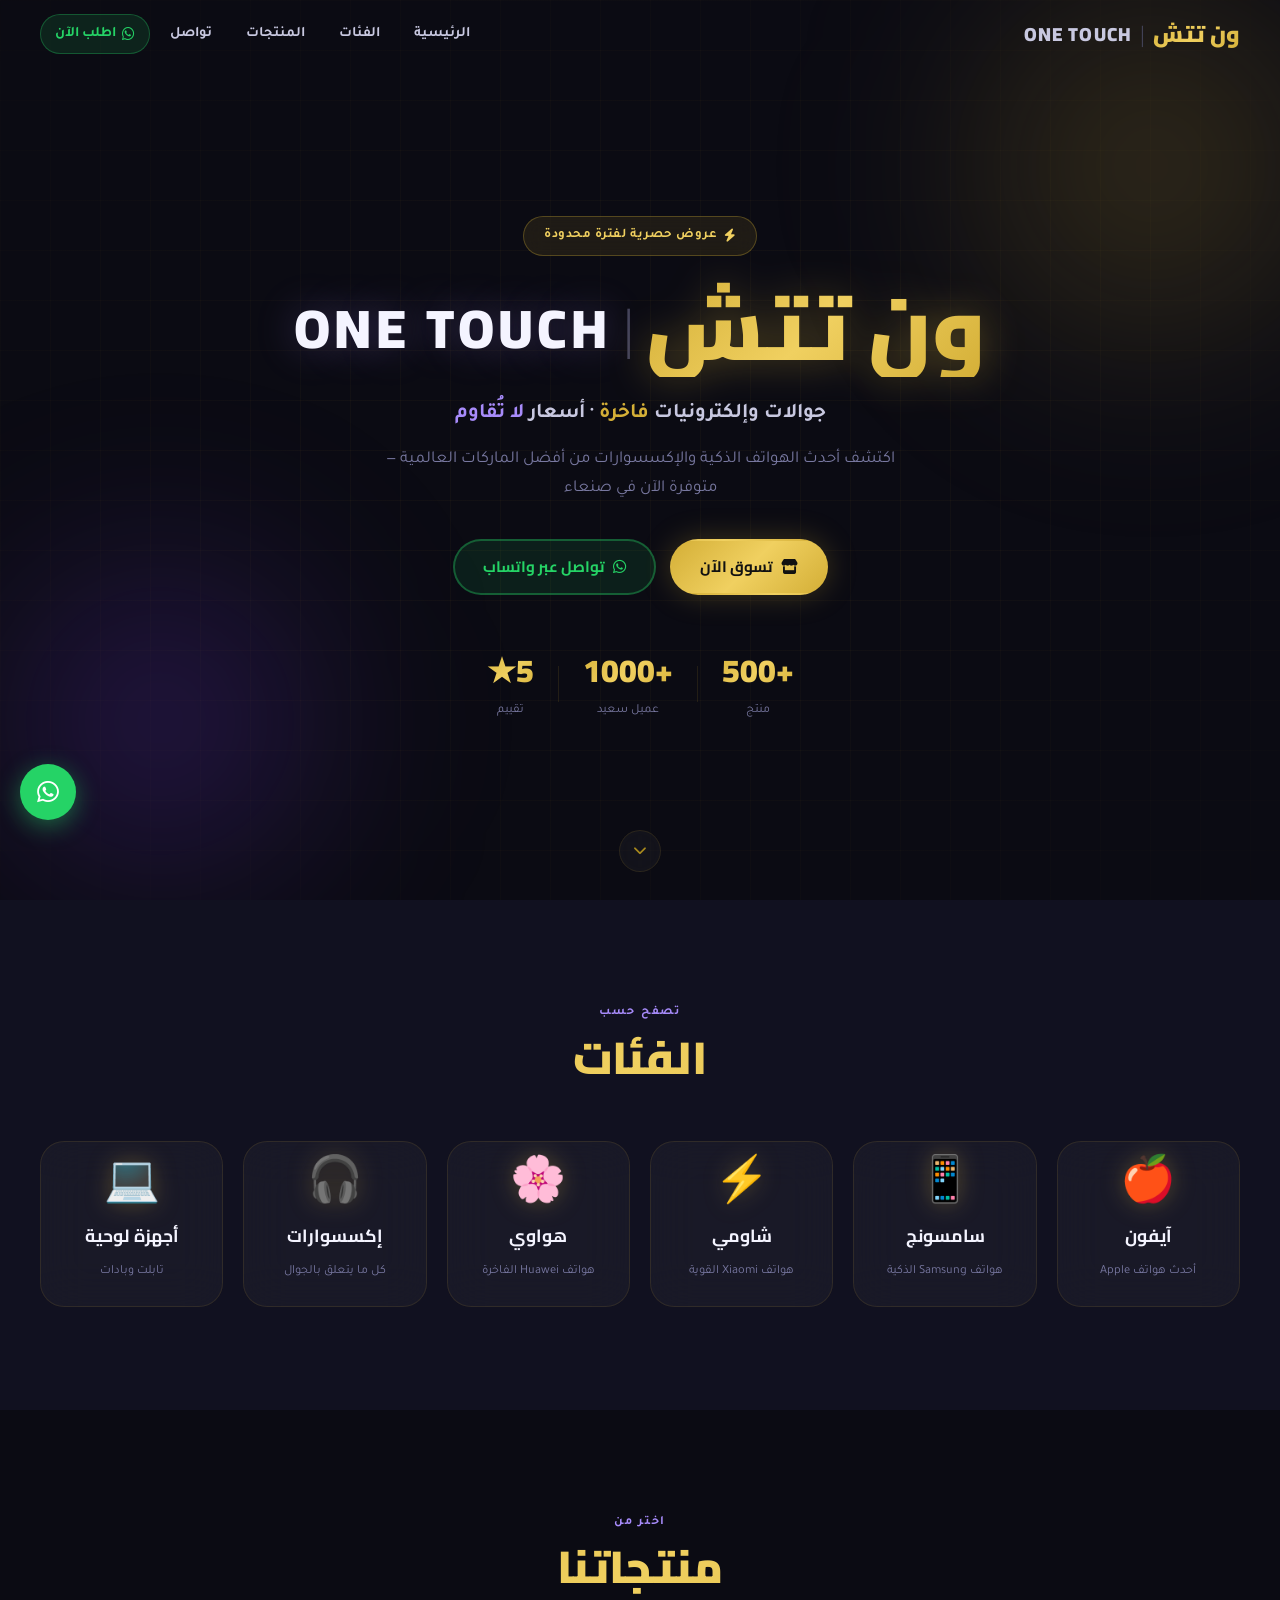
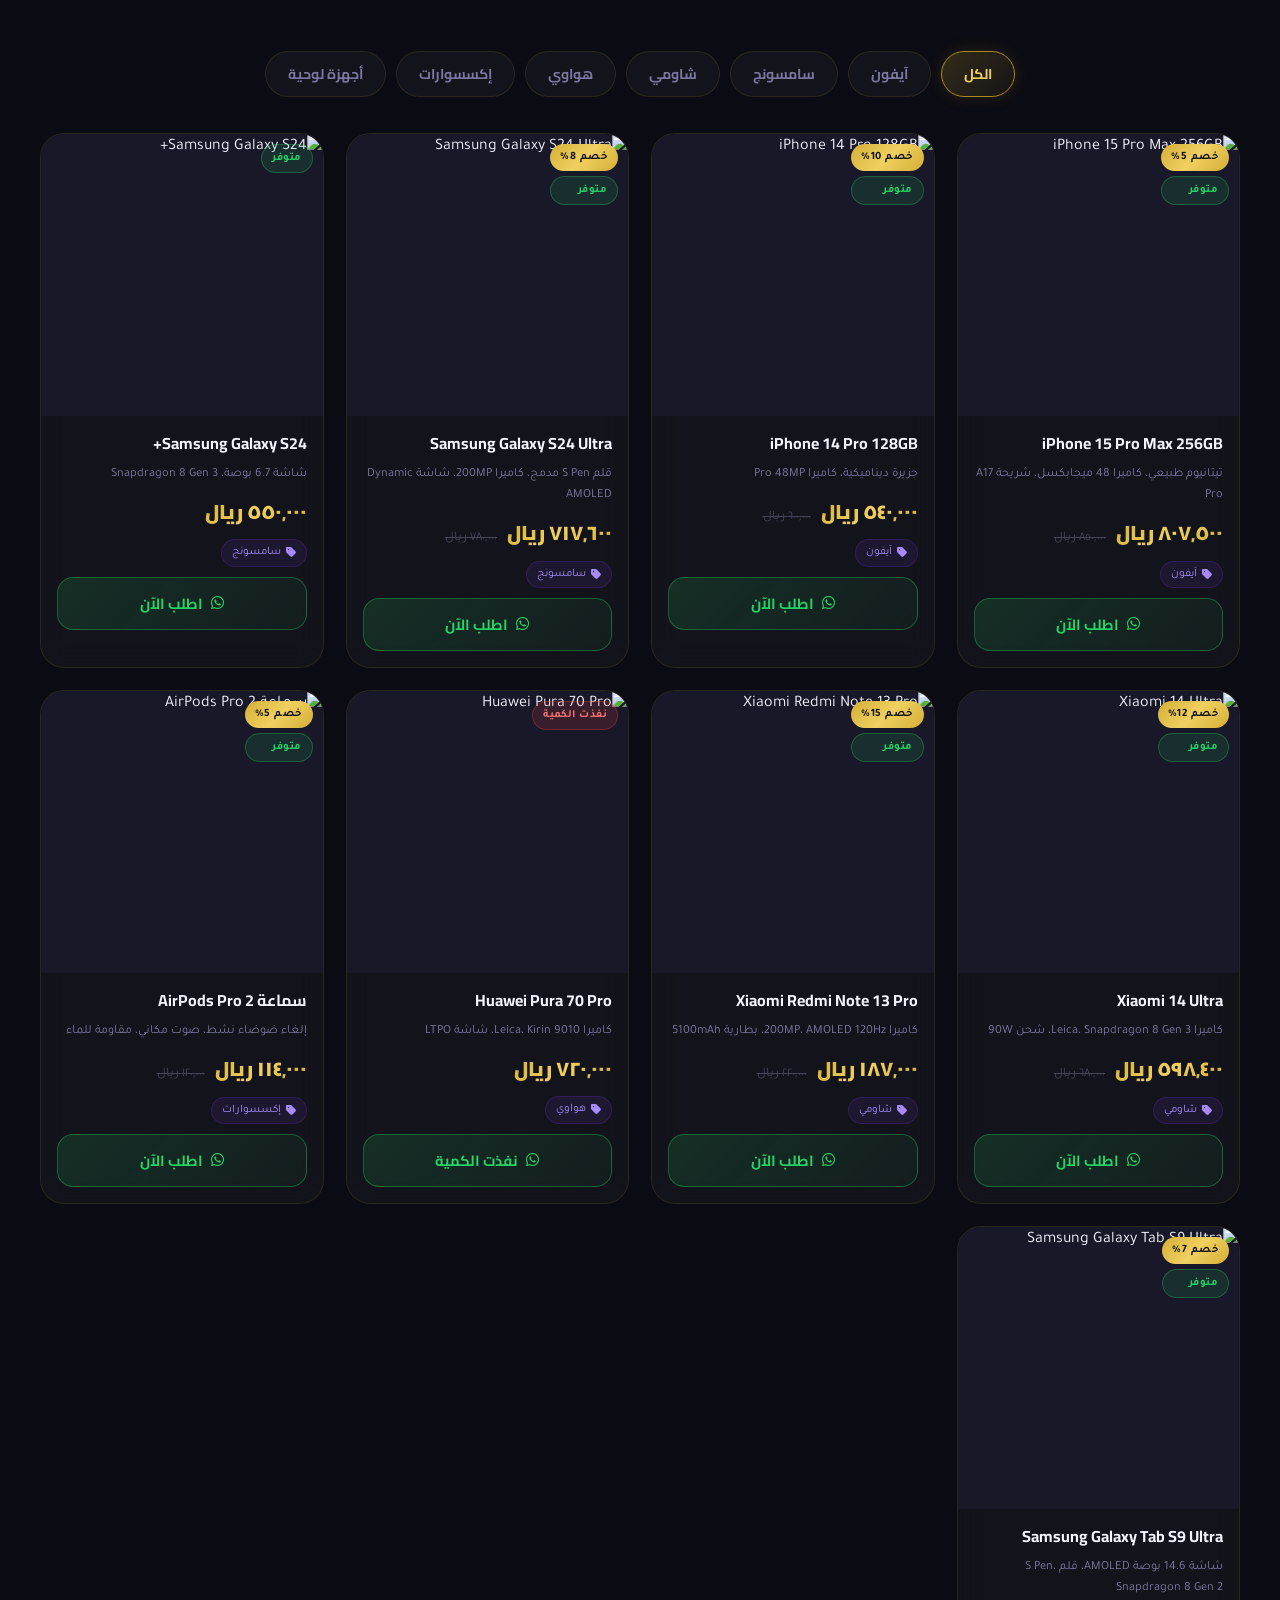
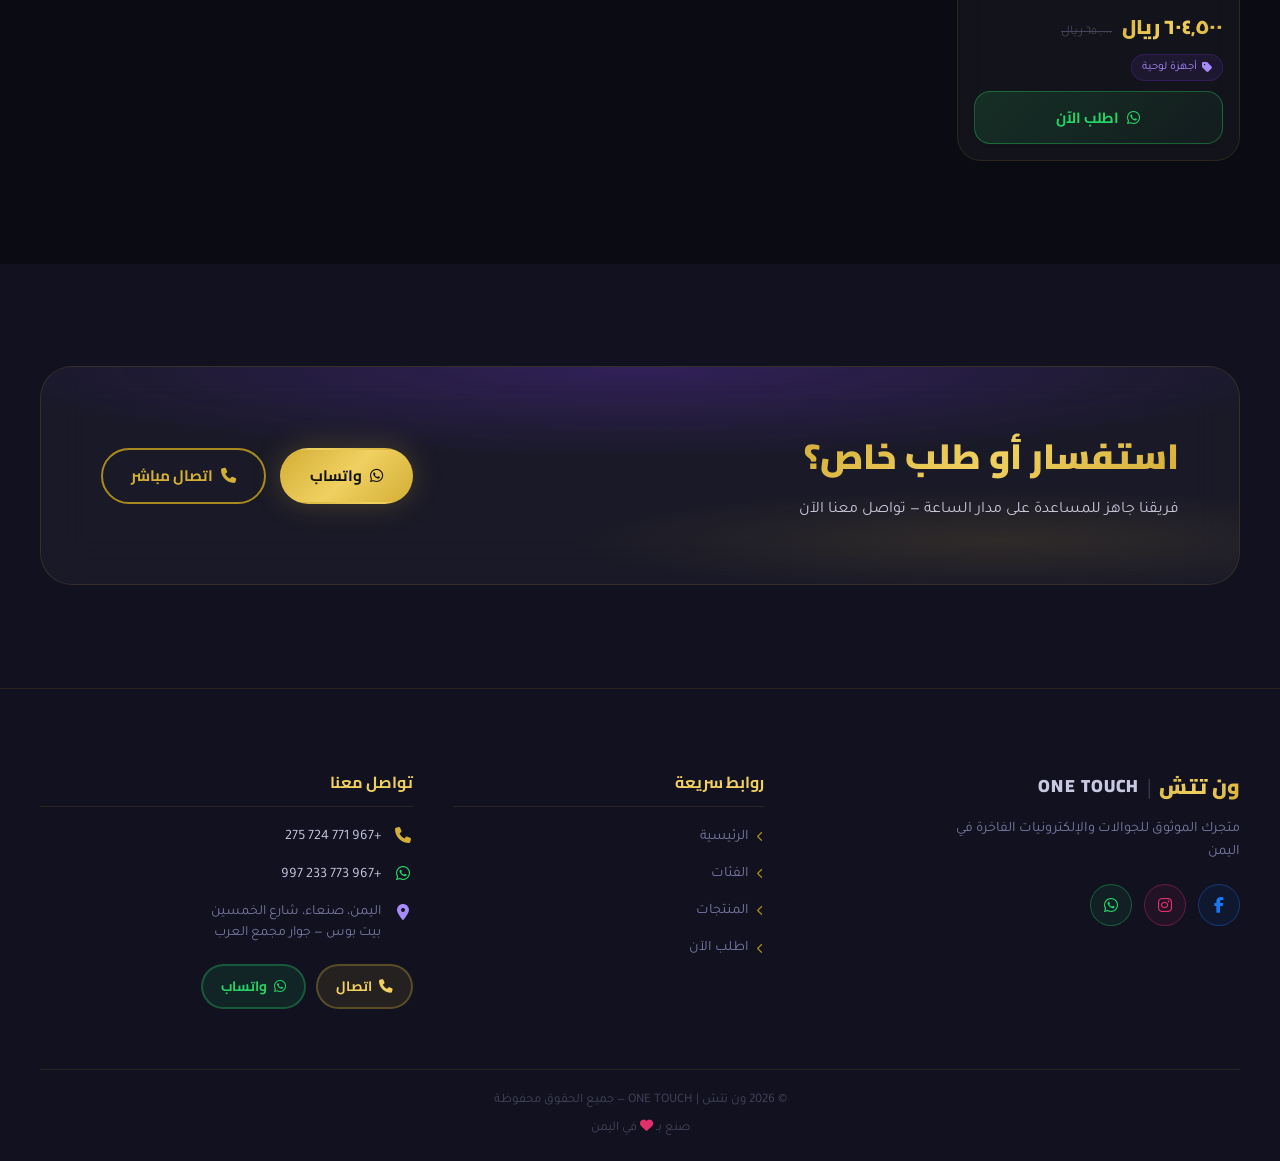
<file: index.html>
<!DOCTYPE html>
<html lang="ar" dir="rtl">
<head>
  <meta charset="UTF-8" />
  <meta name="viewport" content="width=device-width, initial-scale=1.0" />
  <meta name="description" content="ون تتش | ONE TOUCH - متجر الجوالات والإلكترونيات الفاخرة في اليمن، صنعاء" />
  <meta name="theme-color" content="#0b0b13" />
  <title>ون تتش | ONE TOUCH — جوالات وإلكترونيات</title>

  <!-- Google Fonts -->
  <link rel="preconnect" href="https://fonts.googleapis.com" />
  <link rel="preconnect" href="https://fonts.gstatic.com" crossorigin />
  <link href="https://fonts.googleapis.com/css2?family=Cairo:wght@300;400;600;700;900&family=Tajawal:wght@300;400;500;700;900&display=swap" rel="stylesheet" />

  <!-- Font Awesome -->
  <link rel="stylesheet" href="https://cdnjs.cloudflare.com/ajax/libs/font-awesome/6.5.1/css/all.min.css" />

  <link rel="stylesheet" href="style.css" />
</head>
<body>

  <!-- ============================================================ NAVBAR -->
  <nav class="navbar" id="navbar">
    <div class="nav-inner">
      <a href="#home" class="logo" aria-label="ون تتش - الرئيسية">
        <span class="logo-ar">ون تتش</span>
        <span class="logo-pipe">|</span>
        <span class="logo-en">ONE TOUCH</span>
      </a>

      <div class="nav-links" id="navLinks">
        <a href="#home"       class="nav-link">الرئيسية</a>
        <a href="#categories" class="nav-link">الفئات</a>
        <a href="#products"   class="nav-link">المنتجات</a>
        <a href="#contact"    class="nav-link">تواصل</a>
        <a href="https://wa.me/967773233997" class="nav-link nav-cta" target="_blank" rel="noopener">
          <i class="fab fa-whatsapp"></i> اطلب الآن
        </a>
      </div>

      <button class="hamburger" id="hamburger" aria-label="القائمة" aria-expanded="false">
        <span></span><span></span><span></span>
      </button>
    </div>
  </nav>

  <!-- Mobile Nav Overlay -->
  <div class="nav-overlay" id="navOverlay"></div>

  <!-- ============================================================ HERO -->
  <section class="hero" id="home">
    <!-- Circuit / Grid SVG background -->
    <div class="hero-grid" aria-hidden="true"></div>
    <!-- Glowing orbs -->
    <div class="orb orb-gold"   aria-hidden="true"></div>
    <div class="orb orb-purple" aria-hidden="true"></div>

    <div class="hero-content">
      <span class="hero-badge">
        <i class="fas fa-bolt"></i> عروض حصرية لفترة محدودة
      </span>

      <h1 class="hero-title">
        <span class="title-line-ar">ون تتش</span>
        <span class="title-pipe">|</span>
        <span class="title-line-en">ONE TOUCH</span>
      </h1>

      <p class="hero-sub">جوالات وإلكترونيات <span class="accent-gold">فاخرة</span> · أسعار <span class="accent-purple">لا تُقاوم</span></p>
      <p class="hero-desc">اكتشف أحدث الهواتف الذكية والإكسسوارات من أفضل الماركات العالمية — متوفرة الآن في صنعاء</p>

      <div class="hero-actions">
        <a href="#products" class="btn btn-gold">
          <i class="fas fa-store"></i> تسوق الآن
        </a>
        <a href="https://wa.me/967773233997" class="btn btn-ghost-wa" target="_blank" rel="noopener">
          <i class="fab fa-whatsapp"></i> تواصل عبر واتساب
        </a>
      </div>

      <div class="hero-stats">
        <div class="stat">
          <span class="stat-n">+500</span>
          <span class="stat-l">منتج</span>
        </div>
        <div class="stat-div"></div>
        <div class="stat">
          <span class="stat-n">+1000</span>
          <span class="stat-l">عميل سعيد</span>
        </div>
        <div class="stat-div"></div>
        <div class="stat">
          <span class="stat-n">5★</span>
          <span class="stat-l">تقييم</span>
        </div>
      </div>
    </div>

    <a href="#categories" class="hero-scroll-cue" aria-label="للأسفل">
      <i class="fas fa-chevron-down"></i>
    </a>
  </section>

  <!-- ============================================================ CATEGORIES -->
  <section class="section categories-section" id="categories">
    <div class="container">
      <header class="section-head">
        <span class="section-eyebrow">تصفح حسب</span>
        <h2 class="section-title">الفئات</h2>
      </header>

      <div class="categories-grid" id="categoriesGrid">
        <div class="skeleton-row">
          <div class="skeleton-card"></div>
          <div class="skeleton-card"></div>
          <div class="skeleton-card"></div>
          <div class="skeleton-card"></div>
        </div>
      </div>
    </div>
  </section>

  <!-- ============================================================ PRODUCTS -->
  <section class="section products-section" id="products">
    <div class="container">
      <header class="section-head">
        <span class="section-eyebrow">اختر من</span>
        <h2 class="section-title">منتجاتنا</h2>
      </header>

      <!-- Filter bar -->
      <div class="filter-bar" id="filterBar" role="tablist" aria-label="تصفية حسب الفئة">
        <button class="filter-btn active" data-cat="all" role="tab" aria-selected="true">الكل</button>
      </div>

      <!-- Products Grid -->
      <div class="products-grid" id="productsGrid">
        <!-- Skeleton placeholders -->
        <div class="skeleton-card prod-skeleton"></div>
        <div class="skeleton-card prod-skeleton"></div>
        <div class="skeleton-card prod-skeleton"></div>
        <div class="skeleton-card prod-skeleton"></div>
        <div class="skeleton-card prod-skeleton"></div>
        <div class="skeleton-card prod-skeleton"></div>
      </div>

      <!-- Empty state -->
      <div class="empty-state" id="emptyState" hidden>
        <i class="fas fa-box-open"></i>
        <p>لا توجد منتجات في هذه الفئة</p>
      </div>
    </div>
  </section>

  <!-- ============================================================ CTA / CONTACT -->
  <section class="section cta-section" id="contact">
    <div class="container">
      <div class="cta-glass">
        <div class="cta-text">
          <h2>استفسار أو طلب خاص؟</h2>
          <p>فريقنا جاهز للمساعدة على مدار الساعة — تواصل معنا الآن</p>
        </div>
        <div class="cta-actions">
          <a href="https://wa.me/967773233997" class="btn btn-gold" target="_blank" rel="noopener">
            <i class="fab fa-whatsapp"></i> واتساب
          </a>
          <a href="tel:+967771724275" class="btn btn-outline-gold">
            <i class="fas fa-phone"></i> اتصال مباشر
          </a>
        </div>
      </div>
    </div>
  </section>

  <!-- ============================================================ FOOTER -->
  <footer class="footer" id="footer">
    <div class="container">
      <div class="footer-grid">

        <!-- Brand Column -->
        <div class="footer-col footer-brand">
          <div class="footer-logo">
            <span class="logo-ar">ون تتش</span>
            <span class="logo-pipe">|</span>
            <span class="logo-en">ONE TOUCH</span>
          </div>
          <p class="footer-tagline">متجرك الموثوق للجوالات والإلكترونيات الفاخرة في اليمن</p>
          <div class="social-row">
            <a href="https://www.facebook.com/share/18uRytyWdq/"
               class="social-btn facebook"
               target="_blank" rel="noopener"
               aria-label="فيسبوك ون تتش">
              <i class="fab fa-facebook-f"></i>
            </a>
            <a href="https://www.instagram.com/one1_touch_"
               class="social-btn instagram"
               target="_blank" rel="noopener"
               aria-label="إنستغرام ون تتش">
              <i class="fab fa-instagram"></i>
            </a>
            <a href="https://wa.me/967773233997"
               class="social-btn whatsapp"
               target="_blank" rel="noopener"
               aria-label="واتساب ون تتش">
              <i class="fab fa-whatsapp"></i>
            </a>
          </div>
        </div>

        <!-- Quick Links Column -->
        <div class="footer-col">
          <h3 class="footer-col-title">روابط سريعة</h3>
          <ul class="footer-links">
            <li><a href="#home"><i class="fas fa-chevron-left"></i> الرئيسية</a></li>
            <li><a href="#categories"><i class="fas fa-chevron-left"></i> الفئات</a></li>
            <li><a href="#products"><i class="fas fa-chevron-left"></i> المنتجات</a></li>
            <li><a href="https://wa.me/967773233997" target="_blank" rel="noopener"><i class="fas fa-chevron-left"></i> اطلب الآن</a></li>
          </ul>
        </div>

        <!-- Contact Column -->
        <div class="footer-col">
          <h3 class="footer-col-title">تواصل معنا</h3>
          <ul class="footer-contact-list">
            <li>
              <i class="fas fa-phone contact-icon call-icon"></i>
              <a href="tel:+967771724275">+967 771 724 275</a>
            </li>
            <li>
              <i class="fab fa-whatsapp contact-icon wa-icon"></i>
              <a href="https://wa.me/967773233997" target="_blank" rel="noopener">+967 773 233 997</a>
            </li>
            <li>
              <i class="fas fa-map-marker-alt contact-icon loc-icon"></i>
              <span>اليمن، صنعاء، شارع الخمسين<br>بيت بوس — جوار مجمع العرب</span>
            </li>
          </ul>

          <!-- Big contact buttons -->
          <div class="footer-cta-btns">
            <a href="tel:+967771724275" class="btn btn-call-sm">
              <i class="fas fa-phone"></i> اتصال
            </a>
            <a href="https://wa.me/967773233997" class="btn btn-wa-sm" target="_blank" rel="noopener">
              <i class="fab fa-whatsapp"></i> واتساب
            </a>
          </div>
        </div>
      </div><!-- /footer-grid -->

      <div class="footer-bottom">
        <p>© <span id="footerYear"></span> ون تتش | ONE TOUCH — جميع الحقوق محفوظة</p>
        <p class="footer-credit">صنع بـ <i class="fas fa-heart"></i> في اليمن</p>
      </div>
    </div>
  </footer>

  <!-- ============================================================ FLOATING BUTTONS -->
  <a href="https://wa.me/967773233997"
     class="fab-wa"
     target="_blank" rel="noopener"
     aria-label="تواصل عبر الواتساب">
    <i class="fab fa-whatsapp"></i>
    <span class="fab-tooltip">تواصل معنا</span>
  </a>

  <button class="back-top" id="backTop" aria-label="العودة للأعلى">
    <i class="fas fa-chevron-up"></i>
  </button>

  <script src="script.js"></script>
</body>
</html>
</file>
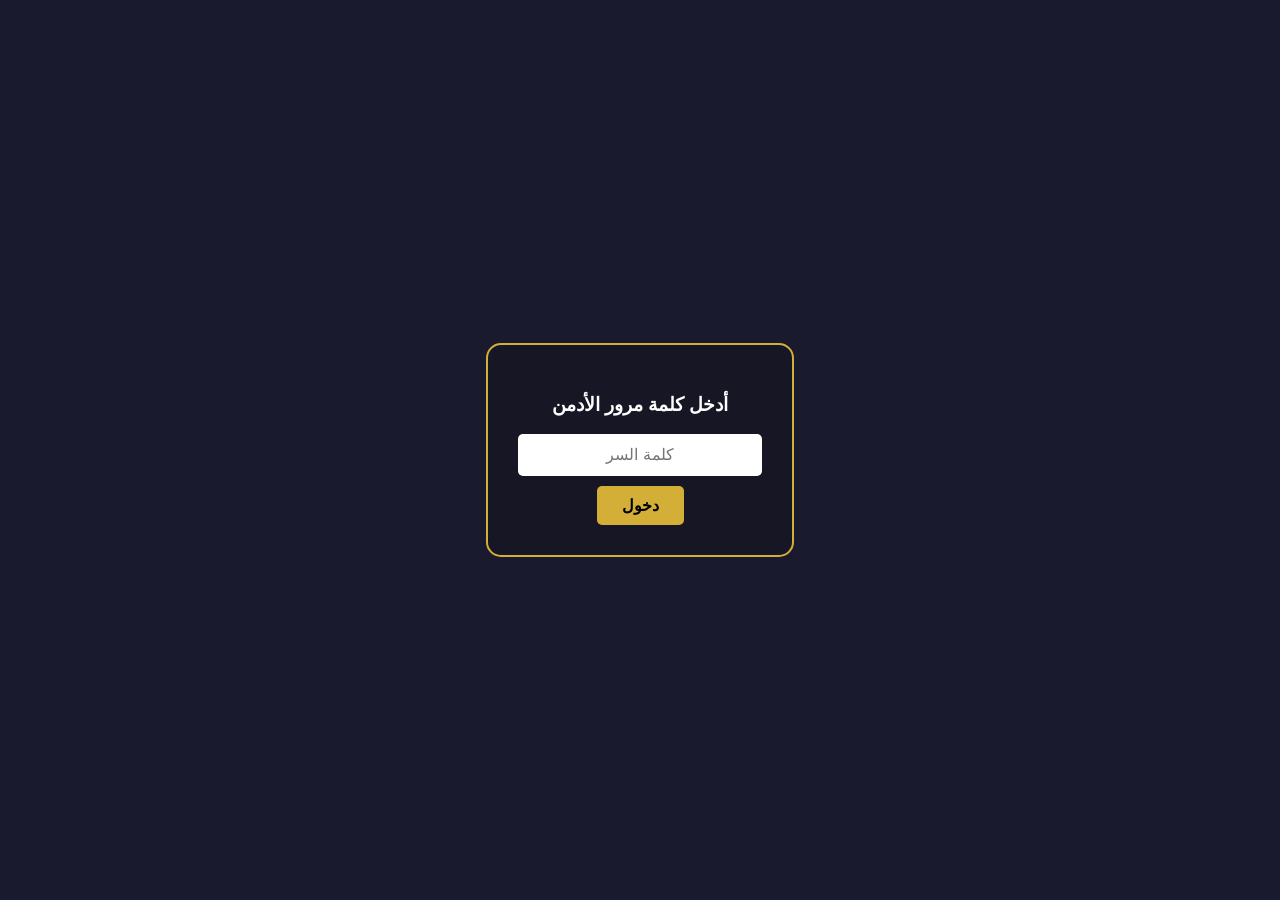
<file: admin/index.html>
<!DOCTYPE html>
<html lang="ar" dir="rtl">
<head>
    <meta charset="UTF-8">
    <title>دخول الأدمن</title>
    <style>
        body { background: #1a1a2e; color: white; display: flex; justify-content: center; align-items: center; height: 100vh; font-family: sans-serif; margin: 0; }
        .login-box { text-align: center; padding: 30px; border: 2px solid #d4af37; border-radius: 15px; background: #161625; }
        input { padding: 12px; border-radius: 5px; border: none; margin-bottom: 10px; width: 220px; text-align: center; font-size: 16px; }
        button { padding: 10px 25px; background: #d4af37; border: none; border-radius: 5px; cursor: pointer; font-weight: bold; font-size: 16px; }
    </style>
</head>
<body>
    <div class="login-box" id="login">
        <h3>أدخل كلمة مرور الأدمن</h3>
        <input type="password" id="pass" placeholder="كلمة السر">
        <br>
        <button onclick="check()">دخول</button>
    </div>

    <script>
        function check() {
            if (document.getElementById('pass').value === '1445566') {
                document.getElementById('login').style.display = 'none';
                const script = document.createElement('script');
                script.src = "https://unpkg.com/decap-cms@^3.0.0/dist/decap-cms.js";
                document.body.appendChild(script);
            } else {
                alert('كلمة المرور خاطئة!');
            }
        }
    </script>
</body>
</html>
</file>
<file: style.css>
/* ============================================================
   ون تتش | ONE TOUCH — Luxury Dark Mode Stylesheet
   Mobile-First · Glassmorphism · Gold × Cyber-Purple
   ============================================================ */

/* ─── TOKENS ──────────────────────────────────────────────── */
:root {
  /* Core Palette */
  --black:         #0b0b13;
  --black-2:       #111120;
  --black-3:       #181828;
  --gold:          #d4af37;
  --gold-lt:       #f0d060;
  --gold-dk:       #a88a1e;
  --purple:        #7c3aed;
  --purple-lt:     #a78bfa;
  --purple-dk:     #5b21b6;
  --text-0:        #f4f4ff;
  --text-1:        #c8c8e0;
  --text-2:        #7878a0;
  --text-3:        #44445a;

  /* Glass */
  --glass-bg:      rgba(255,255,255,0.035);
  --glass-border:  rgba(212,175,55,0.12);
  --glass-blur:    blur(22px);
  --glass-shadow:  0 8px 40px rgba(0,0,0,0.55);

  /* Gradients */
  --grad-gold:     linear-gradient(135deg, #d4af37 0%, #f0d060 50%, #d4af37 100%);
  --grad-purple:   linear-gradient(135deg, #5b21b6 0%, #7c3aed 60%, #a78bfa 100%);
  --grad-hero:     radial-gradient(ellipse 80% 60% at 50% 0%, rgba(124,58,237,.25) 0%, rgba(11,11,19,0) 70%),
                   radial-gradient(ellipse 60% 40% at 80% 80%, rgba(212,175,55,.12) 0%, rgba(11,11,19,0) 60%);

  /* Shadows */
  --shadow-gold:   0 0 30px rgba(212,175,55,0.25);
  --shadow-purple: 0 0 30px rgba(124,58,237,0.3);
  --shadow-card:   0 4px 28px rgba(0,0,0,0.5);

  /* Shape */
  --r-sm: 10px;
  --r:    16px;
  --r-lg: 24px;
  --r-xl: 32px;

  /* Transition */
  --ease: cubic-bezier(0.4, 0, 0.2, 1);
  --t:    0.3s var(--ease);

  /* Spacing */
  --section-py: clamp(60px, 8vw, 110px);
}

/* ─── RESET ────────────────────────────────────────────────── */
*, *::before, *::after { box-sizing: border-box; margin: 0; padding: 0; }

html {
  scroll-behavior: smooth;
  scroll-padding-top: 72px;
}

body {
  font-family: 'Tajawal', 'Cairo', sans-serif;
  background: var(--black);
  color: var(--text-0);
  min-height: 100vh;
  overflow-x: hidden;
  line-height: 1.7;
}

img { max-width: 100%; display: block; }
a   { text-decoration: none; color: inherit; }
ul  { list-style: none; }
button { cursor: pointer; font-family: inherit; border: none; background: none; }

/* ─── SCROLLBAR ────────────────────────────────────────────── */
::-webkit-scrollbar       { width: 6px; }
::-webkit-scrollbar-track { background: var(--black-2); }
::-webkit-scrollbar-thumb { background: var(--gold-dk); border-radius: 3px; }

/* ─── SELECTION ────────────────────────────────────────────── */
::selection { background: rgba(212,175,55,.3); color: var(--gold-lt); }

/* ─── UTILITIES ─────────────────────────────────────────────── */
.container {
  width: 100%;
  max-width: 1280px;
  margin-inline: auto;
  padding-inline: clamp(16px, 4vw, 40px);
}

.accent-gold   { color: var(--gold); }
.accent-purple { color: var(--purple-lt); }

/* ─── BUTTONS ───────────────────────────────────────────────── */
.btn {
  display: inline-flex;
  align-items: center;
  gap: 8px;
  padding: 13px 28px;
  border-radius: var(--r-xl);
  font-family: 'Cairo', sans-serif;
  font-weight: 700;
  font-size: 0.95rem;
  transition: var(--t);
  white-space: nowrap;
  cursor: pointer;
  border: 2px solid transparent;
}

.btn-gold {
  background: var(--grad-gold);
  color: #111;
  box-shadow: var(--shadow-gold);
}
.btn-gold:hover {
  transform: translateY(-3px);
  box-shadow: 0 0 45px rgba(212,175,55,0.45);
  filter: brightness(1.1);
}

.btn-ghost-wa {
  background: rgba(37,211,102,0.1);
  color: #25d366;
  border-color: rgba(37,211,102,0.35);
}
.btn-ghost-wa:hover {
  background: rgba(37,211,102,0.2);
  transform: translateY(-3px);
  box-shadow: 0 0 25px rgba(37,211,102,0.25);
}

.btn-outline-gold {
  background: transparent;
  color: var(--gold);
  border-color: var(--gold-dk);
}
.btn-outline-gold:hover {
  background: rgba(212,175,55,0.1);
  transform: translateY(-3px);
}

.btn-call-sm, .btn-wa-sm {
  display: inline-flex;
  align-items: center;
  gap: 7px;
  padding: 9px 18px;
  border-radius: var(--r-xl);
  font-size: 0.85rem;
  font-weight: 700;
  transition: var(--t);
  border: 2px solid transparent;
}
.btn-call-sm {
  background: rgba(212,175,55,0.1);
  color: var(--gold-lt);
  border-color: rgba(212,175,55,0.3);
}
.btn-call-sm:hover { background: rgba(212,175,55,0.2); transform: translateY(-2px); }

.btn-wa-sm {
  background: rgba(37,211,102,0.1);
  color: #25d366;
  border-color: rgba(37,211,102,0.3);
}
.btn-wa-sm:hover { background: rgba(37,211,102,0.2); transform: translateY(-2px); }

/* ─── ORDER BUTTON (product card) ──────────────────────────── */
.btn-order {
  width: 100%;
  justify-content: center;
  padding: 12px 20px;
  background: linear-gradient(135deg, rgba(37,211,102,0.15), rgba(37,211,102,0.05));
  color: #25d366;
  border: 1.5px solid rgba(37,211,102,0.35);
  border-radius: var(--r);
  font-size: 0.92rem;
  font-weight: 700;
  gap: 8px;
  transition: var(--t);
}
.btn-order:hover {
  background: linear-gradient(135deg, rgba(37,211,102,0.3), rgba(37,211,102,0.12));
  transform: translateY(-2px);
  box-shadow: 0 8px 22px rgba(37,211,102,0.2);
  border-color: rgba(37,211,102,0.6);
}

/* ─── NAVBAR ────────────────────────────────────────────────── */
.navbar {
  position: fixed;
  inset-block-start: 0;
  inset-inline: 0;
  z-index: 1000;
  padding: 14px 0;
  transition: var(--t), padding var(--t);
}

.navbar.scrolled {
  background: rgba(11,11,19,0.92);
  backdrop-filter: var(--glass-blur);
  -webkit-backdrop-filter: var(--glass-blur);
  border-bottom: 1px solid var(--glass-border);
  box-shadow: 0 4px 30px rgba(0,0,0,0.5);
  padding: 10px 0;
}

.nav-inner {
  max-width: 1280px;
  margin-inline: auto;
  padding-inline: clamp(16px, 4vw, 40px);
  display: flex;
  align-items: center;
  justify-content: space-between;
  gap: 20px;
}

/* Logo */
.logo, .footer-logo {
  display: flex;
  align-items: center;
  gap: 8px;
  font-family: 'Cairo', sans-serif;
  font-weight: 900;
}
.logo { font-size: clamp(1.1rem, 2.5vw, 1.4rem); }

.logo-ar  { background: var(--grad-gold); -webkit-background-clip: text; -webkit-text-fill-color: transparent; }
.logo-pipe { color: var(--text-3); font-weight: 300; }
.logo-en  { color: var(--text-1); letter-spacing: 0.06em; font-size: 0.85em; }

.nav-links {
  display: flex;
  align-items: center;
  gap: 6px;
}

.nav-link {
  padding: 7px 14px;
  border-radius: var(--r-xl);
  font-size: 0.9rem;
  font-weight: 600;
  color: var(--text-1);
  transition: var(--t);
}
.nav-link:hover { color: var(--gold); background: rgba(212,175,55,0.08); }

.nav-cta {
  background: rgba(37,211,102,0.12);
  color: #25d366 !important;
  border: 1.5px solid rgba(37,211,102,0.3);
  gap: 6px;
  display: flex;
  align-items: center;
}
.nav-cta:hover {
  background: rgba(37,211,102,0.22) !important;
  box-shadow: 0 0 18px rgba(37,211,102,0.2);
}

/* Hamburger */
.hamburger {
  display: none;
  flex-direction: column;
  gap: 5px;
  padding: 6px;
  background: var(--glass-bg);
  border: 1px solid var(--glass-border);
  border-radius: var(--r-sm);
  z-index: 1010;
}
.hamburger span {
  display: block;
  width: 22px;
  height: 2px;
  background: var(--gold);
  border-radius: 2px;
  transition: var(--t);
}
.hamburger.open span:nth-child(1) { transform: rotate(45deg) translate(5px, 5px); }
.hamburger.open span:nth-child(2) { opacity: 0; transform: scaleX(0); }
.hamburger.open span:nth-child(3) { transform: rotate(-45deg) translate(5px, -5px); }

/* Nav Overlay */
.nav-overlay {
  position: fixed;
  inset: 0;
  background: rgba(0,0,0,0.7);
  backdrop-filter: blur(4px);
  z-index: 999;
  opacity: 0;
  pointer-events: none;
  transition: var(--t);
}
.nav-overlay.visible { opacity: 1; pointer-events: all; }

/* ─── HERO ──────────────────────────────────────────────────── */
.hero {
  position: relative;
  min-height: 100svh;
  display: flex;
  align-items: center;
  justify-content: center;
  overflow: hidden;
  background: var(--black);
}

/* Animated grid background */
.hero-grid {
  position: absolute;
  inset: 0;
  background-image:
    linear-gradient(rgba(212,175,55,0.04) 1px, transparent 1px),
    linear-gradient(90deg, rgba(212,175,55,0.04) 1px, transparent 1px);
  background-size: 50px 50px;
  animation: gridMove 20s linear infinite;
  mask-image: radial-gradient(ellipse 80% 80% at 50% 50%, black 30%, transparent 100%);
}
@keyframes gridMove {
  from { transform: translateY(0); }
  to   { transform: translateY(50px); }
}

/* Glowing orbs */
.orb {
  position: absolute;
  border-radius: 50%;
  filter: blur(90px);
  pointer-events: none;
}
.orb-gold {
  width: clamp(280px, 40vw, 600px);
  height: clamp(280px, 40vw, 600px);
  background: radial-gradient(circle, rgba(212,175,55,0.25) 0%, transparent 70%);
  top: -10%;
  right: -10%;
  animation: orbFloat 8s ease-in-out infinite alternate;
}
.orb-purple {
  width: clamp(250px, 35vw, 500px);
  height: clamp(250px, 35vw, 500px);
  background: radial-gradient(circle, rgba(124,58,237,0.3) 0%, transparent 70%);
  bottom: -5%;
  left: -5%;
  animation: orbFloat 10s ease-in-out infinite alternate-reverse;
}
@keyframes orbFloat {
  from { transform: translate(0, 0) scale(1); }
  to   { transform: translate(30px, -30px) scale(1.08); }
}

.hero-content {
  position: relative;
  z-index: 2;
  text-align: center;
  padding: 120px 20px 80px;
  max-width: 800px;
}

.hero-badge {
  display: inline-flex;
  align-items: center;
  gap: 7px;
  padding: 8px 20px;
  background: rgba(212,175,55,0.1);
  border: 1px solid rgba(212,175,55,0.3);
  border-radius: var(--r-xl);
  font-size: 0.82rem;
  font-weight: 700;
  color: var(--gold-lt);
  margin-bottom: 24px;
  backdrop-filter: blur(10px);
  letter-spacing: 0.04em;
  animation: fadeDown 0.7s var(--ease) both;
}

.hero-title {
  display: flex;
  flex-wrap: wrap;
  justify-content: center;
  align-items: center;
  gap: 12px;
  font-family: 'Cairo', sans-serif;
  font-weight: 900;
  font-size: clamp(2.8rem, 8vw, 5.5rem);
  line-height: 1.1;
  margin-bottom: 20px;
  animation: fadeDown 0.7s var(--ease) 0.1s both;
}

.title-line-ar {
  background: var(--grad-gold);
  -webkit-background-clip: text;
  -webkit-text-fill-color: transparent;
  filter: drop-shadow(0 0 20px rgba(212,175,55,0.4));
}

.title-pipe { color: var(--text-3); font-weight: 300; font-size: 0.6em; }

.title-line-en {
  color: var(--text-0);
  letter-spacing: 0.08em;
  font-size: 0.62em;
  text-shadow: 0 0 40px rgba(167,139,250,0.3);
}

.hero-sub {
  font-size: clamp(1rem, 2.5vw, 1.3rem);
  font-weight: 600;
  margin-bottom: 14px;
  color: var(--text-1);
  animation: fadeDown 0.7s var(--ease) 0.2s both;
}

.hero-desc {
  font-size: clamp(0.9rem, 2vw, 1.05rem);
  color: var(--text-2);
  max-width: 540px;
  margin-inline: auto;
  margin-bottom: 36px;
  animation: fadeDown 0.7s var(--ease) 0.3s both;
}

.hero-actions {
  display: flex;
  flex-wrap: wrap;
  justify-content: center;
  gap: 14px;
  margin-bottom: 48px;
  animation: fadeDown 0.7s var(--ease) 0.4s both;
}

.hero-stats {
  display: flex;
  justify-content: center;
  align-items: center;
  gap: 24px;
  animation: fadeDown 0.7s var(--ease) 0.5s both;
}
.stat { text-align: center; }
.stat-n {
  display: block;
  font-family: 'Cairo', sans-serif;
  font-size: clamp(1.4rem, 3vw, 2rem);
  font-weight: 900;
  background: var(--grad-gold);
  -webkit-background-clip: text;
  -webkit-text-fill-color: transparent;
}
.stat-l { font-size: 0.78rem; color: var(--text-2); }
.stat-div { width: 1px; height: 36px; background: var(--glass-border); }

.hero-scroll-cue {
  position: absolute;
  bottom: 28px;
  left: 50%;
  transform: translateX(-50%);
  display: flex;
  align-items: center;
  justify-content: center;
  width: 42px;
  height: 42px;
  background: var(--glass-bg);
  border: 1px solid var(--glass-border);
  border-radius: 50%;
  color: var(--gold-dk);
  font-size: 0.85rem;
  animation: bounce 2s ease-in-out infinite;
  backdrop-filter: var(--glass-blur);
}
@keyframes bounce {
  0%, 100% { transform: translateX(-50%) translateY(0); }
  50%       { transform: translateX(-50%) translateY(8px); }
}

/* ─── SECTION COMMON ────────────────────────────────────────── */
.section {
  padding-block: var(--section-py);
}

.section-head {
  text-align: center;
  margin-bottom: clamp(32px, 5vw, 56px);
}

.section-eyebrow {
  display: block;
  font-size: 0.78rem;
  font-weight: 700;
  letter-spacing: 0.14em;
  text-transform: uppercase;
  color: var(--purple-lt);
  margin-bottom: 8px;
}

.section-title {
  font-family: 'Cairo', sans-serif;
  font-size: clamp(1.8rem, 4vw, 2.8rem);
  font-weight: 900;
  background: var(--grad-gold);
  -webkit-background-clip: text;
  -webkit-text-fill-color: transparent;
  line-height: 1.2;
}

/* ─── CATEGORIES ────────────────────────────────────────────── */
.categories-section { background: var(--black-2); }

.categories-grid {
  display: grid;
  grid-template-columns: repeat(2, 1fr);
  gap: 16px;
}

.cat-card {
  position: relative;
  display: flex;
  flex-direction: column;
  align-items: center;
  gap: 10px;
  padding: 24px 16px;
  background: var(--glass-bg);
  border: 1px solid var(--glass-border);
  border-radius: var(--r-lg);
  cursor: pointer;
  transition: var(--t);
  backdrop-filter: var(--glass-blur);
  overflow: hidden;
  text-align: center;
}

.cat-card::before {
  content: '';
  position: absolute;
  inset: 0;
  background: linear-gradient(135deg, rgba(212,175,55,0.06), transparent 60%);
  opacity: 0;
  transition: var(--t);
}

.cat-card:hover { border-color: rgba(212,175,55,0.4); transform: translateY(-5px); box-shadow: var(--shadow-gold); }
.cat-card:hover::before { opacity: 1; }

.cat-icon {
  font-size: clamp(2rem, 5vw, 2.8rem);
  line-height: 1;
  filter: drop-shadow(0 0 12px rgba(212,175,55,0.3));
}

.cat-name {
  font-family: 'Cairo', sans-serif;
  font-size: clamp(0.9rem, 2vw, 1.1rem);
  font-weight: 700;
  color: var(--text-0);
}

.cat-desc {
  font-size: 0.78rem;
  color: var(--text-2);
}

/* ─── FILTER BAR ────────────────────────────────────────────── */
.filter-bar {
  display: flex;
  flex-wrap: wrap;
  gap: 10px;
  margin-bottom: 36px;
  justify-content: center;
}

.filter-btn {
  padding: 9px 22px;
  border-radius: var(--r-xl);
  font-family: 'Cairo', sans-serif;
  font-size: 0.88rem;
  font-weight: 700;
  color: var(--text-2);
  background: var(--glass-bg);
  border: 1.5px solid var(--glass-border);
  transition: var(--t);
}
.filter-btn:hover { color: var(--gold); border-color: rgba(212,175,55,0.35); }
.filter-btn.active {
  background: linear-gradient(135deg, rgba(212,175,55,0.2), rgba(212,175,55,0.05));
  color: var(--gold-lt);
  border-color: var(--gold-dk);
  box-shadow: 0 0 16px rgba(212,175,55,0.15);
}

/* ─── PRODUCTS GRID ─────────────────────────────────────────── */
.products-section { background: var(--black); }

.products-grid {
  display: grid;
  grid-template-columns: repeat(2, 1fr);
  gap: 18px;
}

/* PRODUCT CARD */
.product-card {
  position: relative;
  background: var(--glass-bg);
  border: 1px solid var(--glass-border);
  border-radius: var(--r-lg);
  overflow: hidden;
  display: flex;
  flex-direction: column;
  transition: var(--t);
  backdrop-filter: blur(14px);
}

/* Holographic shimmer on hover */
.product-card::after {
  content: '';
  position: absolute;
  inset: 0;
  background: linear-gradient(
    105deg,
    transparent 40%,
    rgba(212,175,55,0.06) 50%,
    rgba(167,139,250,0.06) 55%,
    transparent 65%
  );
  background-size: 200% 200%;
  opacity: 0;
  transition: opacity 0.4s var(--ease);
  pointer-events: none;
}
.product-card:hover {
  border-color: rgba(212,175,55,0.35);
  transform: translateY(-6px);
  box-shadow: var(--shadow-card), var(--shadow-gold);
}
.product-card:hover::after { opacity: 1; }

/* Image wrapper */
.prod-img-wrap {
  position: relative;
  width: 100%;
  aspect-ratio: 1 / 1;
  overflow: hidden;
  background: var(--black-3);
}

.prod-img {
  width: 100%;
  height: 100%;
  object-fit: cover;
  transition: transform 0.5s var(--ease);
}
.product-card:hover .prod-img { transform: scale(1.07); }

/* Badges */
.badge-wrap {
  position: absolute;
  top: 10px;
  right: 10px;
  display: flex;
  flex-direction: column;
  gap: 5px;
}

.badge {
  display: inline-flex;
  align-items: center;
  padding: 4px 10px;
  border-radius: var(--r-xl);
  font-size: 0.7rem;
  font-weight: 700;
  letter-spacing: 0.04em;
}
.badge-discount {
  background: var(--grad-gold);
  color: #111;
}
.badge-out {
  background: rgba(239,68,68,0.15);
  color: #f87171;
  border: 1px solid rgba(239,68,68,0.3);
}
.badge-in {
  background: rgba(37,211,102,0.12);
  color: #25d366;
  border: 1px solid rgba(37,211,102,0.3);
}

/* Card body */
.prod-body {
  padding: 16px;
  display: flex;
  flex-direction: column;
  gap: 10px;
  flex: 1;
}

.prod-name {
  font-family: 'Cairo', sans-serif;
  font-size: clamp(0.85rem, 2vw, 1rem);
  font-weight: 700;
  color: var(--text-0);
  line-height: 1.4;
  display: -webkit-box;
  -webkit-line-clamp: 2;
  -webkit-box-orient: vertical;
  overflow: hidden;
}

.prod-desc {
  font-size: 0.78rem;
  color: var(--text-2);
  display: -webkit-box;
  -webkit-line-clamp: 2;
  -webkit-box-orient: vertical;
  overflow: hidden;
}

.prod-price-row {
  display: flex;
  align-items: baseline;
  gap: 10px;
  flex-wrap: wrap;
}

.price-current {
  font-family: 'Cairo', sans-serif;
  font-size: clamp(1rem, 2.5vw, 1.25rem);
  font-weight: 900;
  background: var(--grad-gold);
  -webkit-background-clip: text;
  -webkit-text-fill-color: transparent;
}

.price-old {
  font-size: 0.82rem;
  color: var(--text-3);
  text-decoration: line-through;
}

.prod-cat {
  display: inline-flex;
  align-items: center;
  gap: 5px;
  font-size: 0.72rem;
  color: var(--purple-lt);
  background: rgba(124,58,237,0.1);
  border: 1px solid rgba(124,58,237,0.2);
  padding: 3px 10px;
  border-radius: var(--r-xl);
  width: fit-content;
}

/* ─── EMPTY STATE ────────────────────────────────────────────── */
.empty-state {
  grid-column: 1 / -1;
  text-align: center;
  padding: 60px 20px;
  color: var(--text-2);
}
.empty-state i { font-size: 3rem; margin-bottom: 14px; display: block; }

/* ─── SKELETONS ─────────────────────────────────────────────── */
.skeleton-card {
  background: linear-gradient(90deg, var(--black-2) 25%, var(--black-3) 50%, var(--black-2) 75%);
  background-size: 200% 100%;
  animation: shimmer 1.5s infinite;
  border-radius: var(--r-lg);
}
.skeleton-row { display: contents; }

.prod-skeleton { aspect-ratio: 3/4; }

@keyframes shimmer {
  from { background-position: 200% 0; }
  to   { background-position: -200% 0; }
}

/* ─── CTA SECTION ────────────────────────────────────────────── */
.cta-section { background: var(--black-2); }

.cta-glass {
  display: flex;
  flex-direction: column;
  align-items: center;
  gap: 28px;
  text-align: center;
  padding: clamp(36px, 6vw, 60px);
  background: var(--glass-bg);
  border: 1px solid rgba(212,175,55,0.15);
  border-radius: var(--r-xl);
  backdrop-filter: var(--glass-blur);
  position: relative;
  overflow: hidden;
}

.cta-glass::before {
  content: '';
  position: absolute;
  inset: 0;
  background: var(--grad-hero);
  pointer-events: none;
}

.cta-text h2 {
  font-family: 'Cairo', sans-serif;
  font-size: clamp(1.5rem, 3.5vw, 2.2rem);
  font-weight: 900;
  background: var(--grad-gold);
  -webkit-background-clip: text;
  -webkit-text-fill-color: transparent;
  margin-bottom: 10px;
}
.cta-text p { color: var(--text-1); font-size: 1rem; }

.cta-actions {
  display: flex;
  flex-wrap: wrap;
  gap: 14px;
  justify-content: center;
  position: relative;
}

/* ─── FOOTER ─────────────────────────────────────────────────── */
.footer {
  background: var(--black-2);
  border-top: 1px solid var(--glass-border);
  padding-block: clamp(48px, 7vw, 80px) 0;
}

.footer-grid {
  display: grid;
  grid-template-columns: 1fr;
  gap: 40px;
  padding-bottom: clamp(36px, 5vw, 60px);
}

.footer-logo {
  font-size: 1.3rem;
  margin-bottom: 14px;
}

.footer-tagline {
  font-size: 0.9rem;
  color: var(--text-2);
  line-height: 1.6;
  margin-bottom: 20px;
  max-width: 300px;
}

.social-row {
  display: flex;
  gap: 12px;
}

.social-btn {
  width: 42px;
  height: 42px;
  display: flex;
  align-items: center;
  justify-content: center;
  border-radius: 50%;
  font-size: 1rem;
  transition: var(--t);
  border: 1.5px solid;
}

.social-btn.facebook  { color: #1877f2; border-color: rgba(24,119,242,0.35); background: rgba(24,119,242,0.08); }
.social-btn.instagram { color: #e1306c; border-color: rgba(225,48,108,0.35); background: rgba(225,48,108,0.08); }
.social-btn.whatsapp  { color: #25d366; border-color: rgba(37,211,102,0.35); background: rgba(37,211,102,0.08); }

.social-btn:hover { transform: translateY(-4px) scale(1.1); }
.social-btn.facebook:hover  { box-shadow: 0 8px 20px rgba(24,119,242,0.3); }
.social-btn.instagram:hover { box-shadow: 0 8px 20px rgba(225,48,108,0.3); }
.social-btn.whatsapp:hover  { box-shadow: 0 8px 20px rgba(37,211,102,0.3); }

.footer-col-title {
  font-family: 'Cairo', sans-serif;
  font-size: 1rem;
  font-weight: 700;
  color: var(--gold-lt);
  margin-bottom: 18px;
  padding-bottom: 10px;
  border-bottom: 1px solid var(--glass-border);
}

.footer-links li { margin-bottom: 10px; }
.footer-links a {
  display: inline-flex;
  align-items: center;
  gap: 8px;
  color: var(--text-2);
  font-size: 0.9rem;
  transition: var(--t);
}
.footer-links a:hover { color: var(--gold); padding-inline-end: 4px; }
.footer-links a i { font-size: 0.65rem; color: var(--gold-dk); }

.footer-contact-list { display: flex; flex-direction: column; gap: 14px; margin-bottom: 20px; }
.footer-contact-list li { display: flex; align-items: flex-start; gap: 12px; }
.footer-contact-list a { color: var(--text-1); font-size: 0.9rem; transition: var(--t); }
.footer-contact-list a:hover { color: var(--gold); }
.footer-contact-list span { color: var(--text-2); font-size: 0.88rem; line-height: 1.5; }

.contact-icon { width: 20px; text-align: center; margin-top: 2px; }
.call-icon { color: var(--gold); }
.wa-icon   { color: #25d366; }
.loc-icon  { color: var(--purple-lt); }

.footer-cta-btns { display: flex; gap: 10px; }

.footer-bottom {
  border-top: 1px solid var(--glass-border);
  padding-block: 20px;
  display: flex;
  flex-direction: column;
  align-items: center;
  gap: 6px;
  text-align: center;
}
.footer-bottom p { font-size: 0.82rem; color: var(--text-3); }
.footer-credit { color: var(--text-3); }
.footer-credit i { color: #e1306c; }

/* ─── FLOATING ELEMENTS ──────────────────────────────────────── */
.fab-wa {
  position: fixed;
  bottom: 80px;
  left: 20px;
  width: 56px;
  height: 56px;
  display: flex;
  align-items: center;
  justify-content: center;
  background: #25d366;
  color: white;
  border-radius: 50%;
  font-size: 1.55rem;
  box-shadow: 0 6px 25px rgba(37,211,102,0.45);
  z-index: 900;
  transition: var(--t);
  overflow: visible;
}
.fab-wa:hover { transform: scale(1.12); box-shadow: 0 8px 35px rgba(37,211,102,0.6); }

.fab-tooltip {
  position: absolute;
  right: calc(100% + 12px);
  background: rgba(11,11,19,0.95);
  color: var(--text-0);
  font-size: 0.8rem;
  padding: 6px 12px;
  border-radius: var(--r-sm);
  white-space: nowrap;
  border: 1px solid var(--glass-border);
  pointer-events: none;
  opacity: 0;
  transform: translateX(-6px);
  transition: var(--t);
}
.fab-wa:hover .fab-tooltip { opacity: 1; transform: translateX(0); }

.back-top {
  position: fixed;
  bottom: 20px;
  left: 20px;
  width: 44px;
  height: 44px;
  display: flex;
  align-items: center;
  justify-content: center;
  background: rgba(212,175,55,0.12);
  border: 1.5px solid rgba(212,175,55,0.3);
  border-radius: 50%;
  color: var(--gold);
  font-size: 0.9rem;
  z-index: 900;
  opacity: 0;
  pointer-events: none;
  transition: var(--t);
  backdrop-filter: blur(10px);
}
.back-top.visible { opacity: 1; pointer-events: all; }
.back-top:hover   { background: rgba(212,175,55,0.22); transform: translateY(-3px); }

/* ─── ANIMATIONS ─────────────────────────────────────────────── */
@keyframes fadeDown {
  from { opacity: 0; transform: translateY(-20px); }
  to   { opacity: 1; transform: translateY(0); }
}

@keyframes fadeUp {
  from { opacity: 0; transform: translateY(20px); }
  to   { opacity: 1; transform: translateY(0); }
}

.reveal {
  opacity: 0;
  transform: translateY(28px);
  transition: opacity 0.6s var(--ease), transform 0.6s var(--ease);
}
.reveal.visible { opacity: 1; transform: translateY(0); }

/* ─── RESPONSIVE ─────────────────────────────────────────────── */

/* Tablet: 640px+ */
@media (min-width: 640px) {
  .categories-grid {
    grid-template-columns: repeat(3, 1fr);
  }
  .products-grid {
    grid-template-columns: repeat(2, 1fr);
    gap: 22px;
  }
  .cta-glass { flex-direction: row; text-align: right; justify-content: space-between; }
  .footer-grid { grid-template-columns: repeat(2, 1fr); }
}

/* Laptop: 900px+ */
@media (min-width: 900px) {
  .categories-grid { grid-template-columns: repeat(4, 1fr); gap: 20px; }
  .products-grid   { grid-template-columns: repeat(3, 1fr); }
  .footer-grid     { grid-template-columns: 1.4fr 1fr 1.2fr; }
}

/* Desktop: 1200px+ */
@media (min-width: 1200px) {
  .categories-grid { grid-template-columns: repeat(6, 1fr); }
  .products-grid   { grid-template-columns: repeat(4, 1fr); }
}

/* Mobile nav (below 800px) */
@media (max-width: 800px) {
  .hamburger { display: flex; }

  .nav-links {
    position: fixed;
    inset-block: 0;
    inset-inline-end: -100%;
    width: min(300px, 80vw);
    flex-direction: column;
    align-items: stretch;
    padding: 80px 24px 40px;
    background: var(--black-2);
    border-inline-start: 1px solid var(--glass-border);
    z-index: 1005;
    gap: 4px;
    transition: inset-inline-end 0.35s var(--ease);
    backdrop-filter: var(--glass-blur);
  }

  .nav-links.open { inset-inline-end: 0; }

  .nav-link {
    font-size: 1rem;
    padding: 13px 18px;
    border-radius: var(--r);
  }

  .fab-wa   { left: 16px; bottom: 70px; }
  .back-top { left: 16px; bottom: 16px; }
}

/* Print / reduced motion */
@media (prefers-reduced-motion: reduce) {
  *, *::before, *::after { animation: none !important; transition-duration: 0.01ms !important; }
}
</file>
